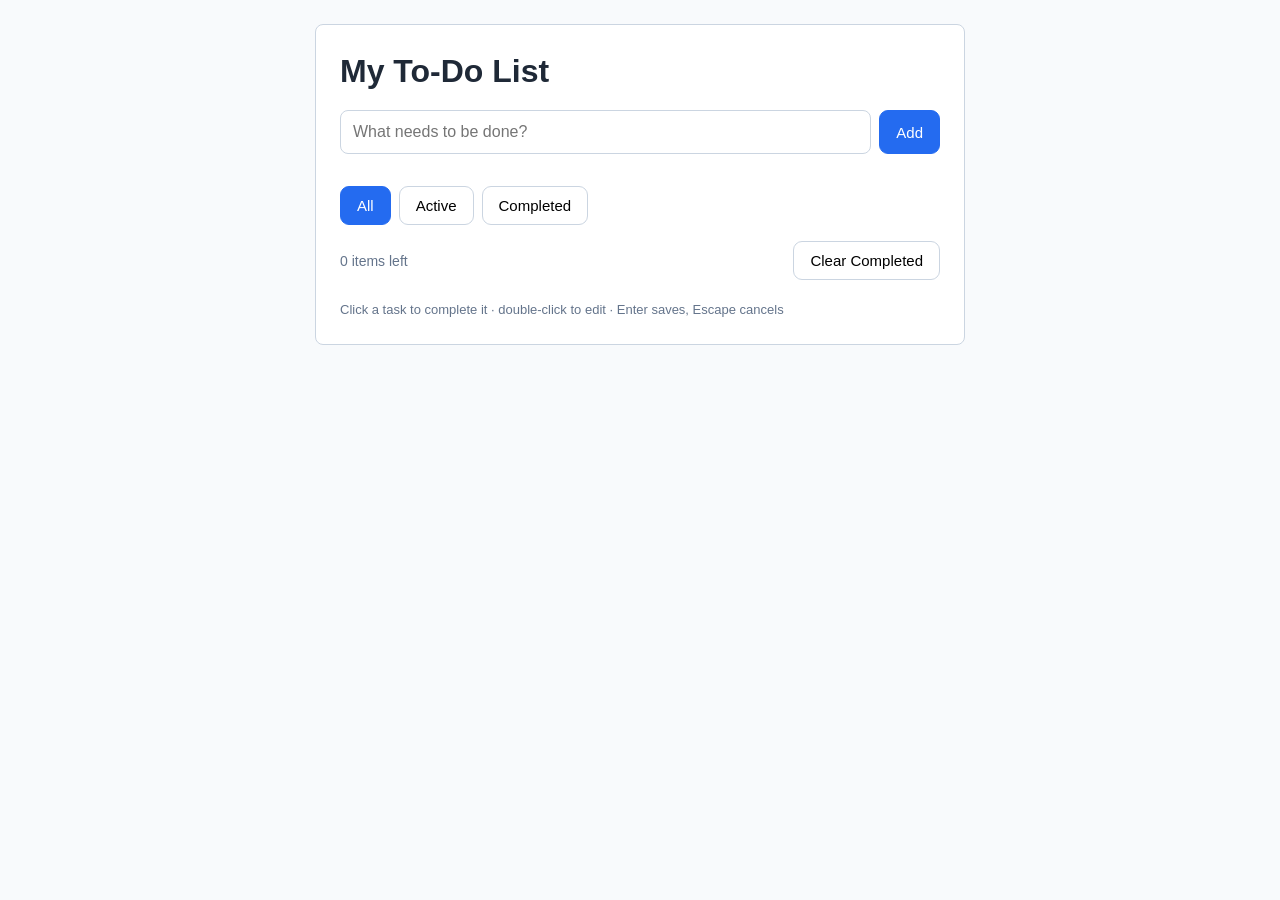
<file: index.html>
<!DOCTYPE html>
<html lang="en">
<head>
  <meta charset="UTF-8">
  <meta name="viewport" content="width=device-width, initial-scale=1.0">
  <title>My To-Do List</title>
  <link rel="stylesheet" href="styles.css">
  <script src="app.js" defer></script>
</head>
<body>
  <main class="todo-container">
    <h1>My To-Do List</h1>

    <form id="task-form">
      <input
        type="text"
        id="task-input"
        required
        placeholder="What needs to be done?"
        aria-label="New task"
        autocomplete="off"
      >
      <button type="submit">Add</button>
    </form>

    <nav class="filters" aria-label="Task filters">
      <button type="button" class="filter active" data-filter="all">
        All
      </button>
      <button type="button" class="filter" data-filter="active">
        Active
      </button>
      <button type="button" class="filter" data-filter="completed">
        Completed
      </button>
    </nav>

    <ul id="task-list" aria-label="Tasks"></ul>

    <div class="task-footer">
      <span id="items-left">0 items left</span>
      <button type="button" id="clear-completed">
        Clear Completed
      </button>
    </div>

    <p class="help-text">
      Click a task to complete it · double-click to edit ·
      Enter saves, Escape cancels
    </p>
  </main>
</body>
</html>
</file>
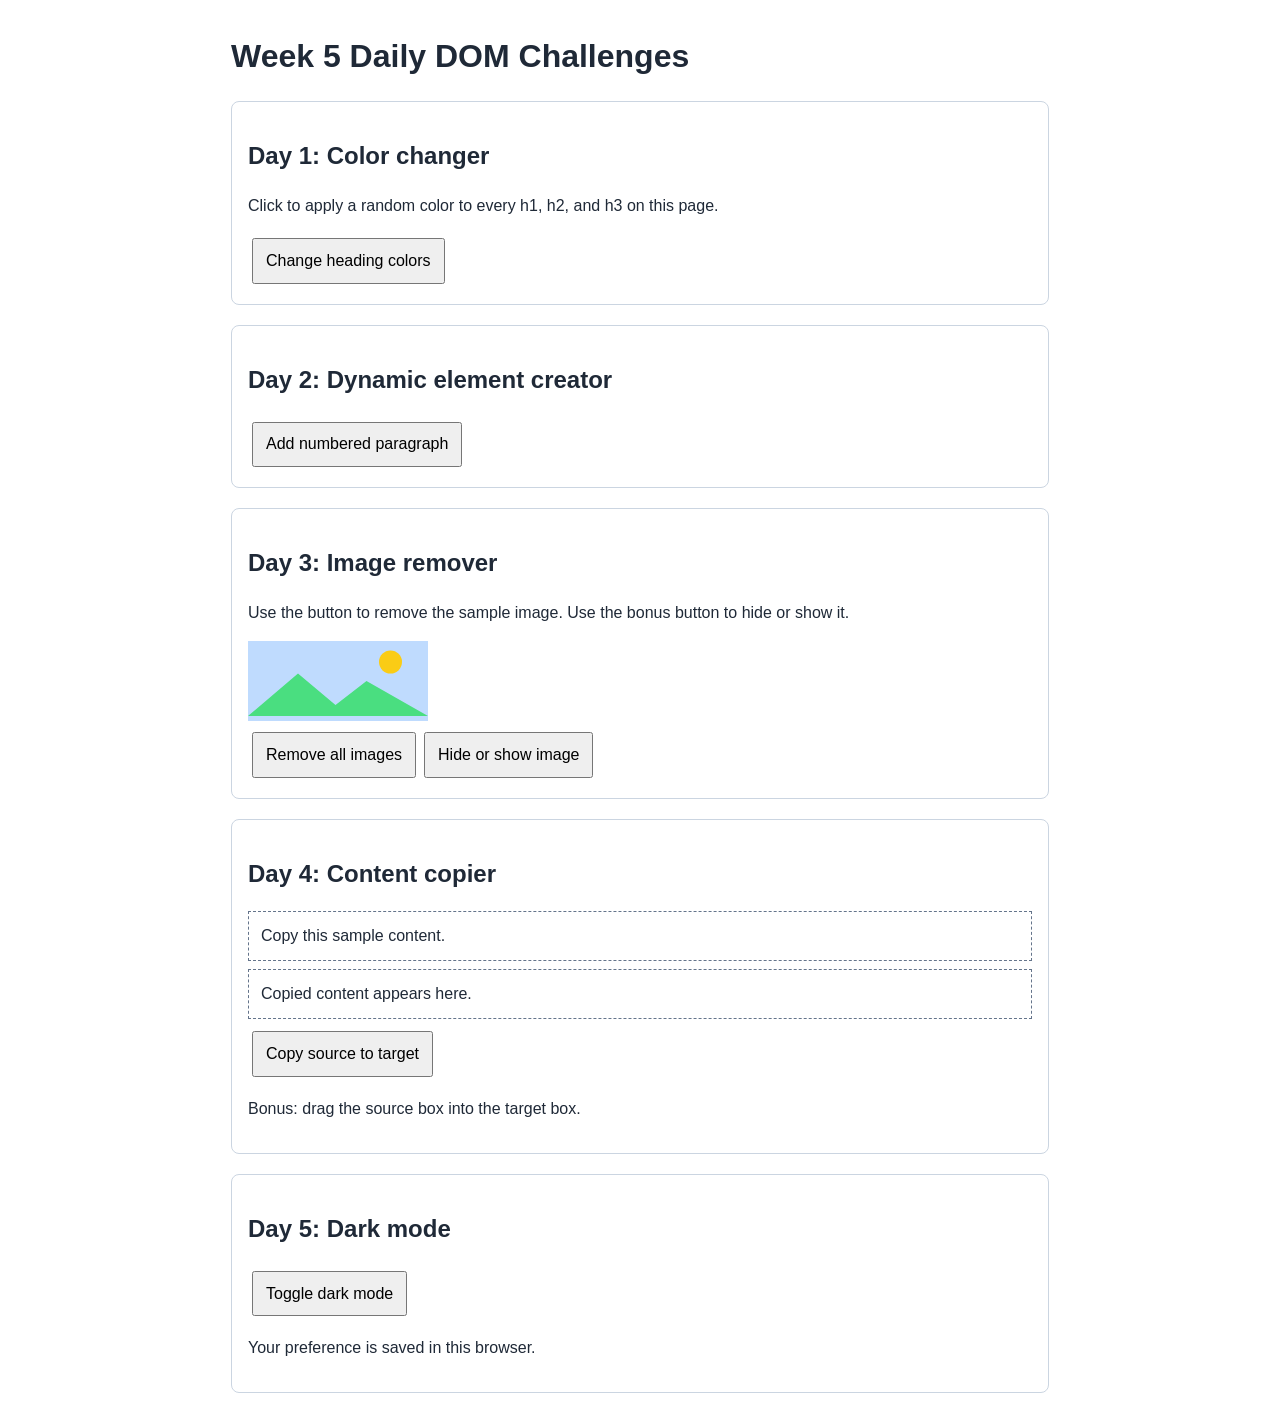
<file: daily-challenges/index.html>
<!DOCTYPE html>
<html lang="en">
<head>
  <meta charset="UTF-8">
  <meta name="viewport" content="width=device-width, initial-scale=1.0">
  <title>Week 5 Daily DOM Challenges</title>
  <style>
    * { box-sizing: border-box; }
    body { max-width: 850px; margin: 2rem auto; padding: 0 1rem; color: #1f2937; font: 16px/1.5 Arial, sans-serif; transition: background-color 180ms, color 180ms; }
    section { margin: 1.25rem 0; padding: 1rem; border: 1px solid #cbd5e1; border-radius: 8px; }
    button { margin: .25rem; padding: .55rem .75rem; font: inherit; cursor: pointer; }
    img { max-width: 180px; }
    #copy-source, #copy-target { min-height: 3rem; padding: .75rem; margin: .5rem 0; border: 1px dashed #64748b; }
    .dark-mode { color: #e5e7eb; background: #111827; }
    .dark-mode section { border-color: #64748b; }
    .dark-mode #copy-source, .dark-mode #copy-target { background: #1f2937; }
    .challenge-paragraph { display: flex; justify-content: space-between; gap: 1rem; }
  </style>
</head>
<body>
  <h1>Week 5 Daily DOM Challenges</h1>
  <section>
    <h2>Day 1: Color changer</h2>
    <p>Click to apply a random color to every h1, h2, and h3 on this page.</p>
    <button id="change-colors" type="button">Change heading colors</button>
  </section>
  <section>
    <h2>Day 2: Dynamic element creator</h2>
    <button id="add-paragraph" type="button">Add numbered paragraph</button>
    <div id="paragraphs" aria-live="polite"></div>
  </section>
  <section>
    <h2>Day 3: Image remover</h2>
    <p>Use the button to remove the sample image. Use the bonus button to hide or show it.</p>
    <img id="sample-image" alt="Decorative landscape placeholder" src="data:image/svg+xml,%3Csvg xmlns='http://www.w3.org/2000/svg' width='360' height='160'%3E%3Crect width='100%25' height='100%25' fill='%23bfdbfe'/%3E%3Ccircle cx='285' cy='42' r='23' fill='%23facc15'/%3E%3Cpath d='M0 150L100 65l75 63 62-48 123 70' fill='%234ade80'/%3E%3C/svg%3E">
    <div><button id="remove-images" type="button">Remove all images</button><button id="toggle-images" type="button">Hide or show image</button></div>
  </section>
  <section>
    <h2>Day 4: Content copier</h2>
    <div id="copy-source" draggable="true">Copy this sample content.</div>
    <div id="copy-target" aria-label="Copy target">Copied content appears here.</div>
    <button id="copy-content" type="button">Copy source to target</button>
    <p class="hint">Bonus: drag the source box into the target box.</p>
  </section>
  <section>
    <h2>Day 5: Dark mode</h2>
    <button id="toggle-dark-mode" type="button" aria-pressed="false">Toggle dark mode</button>
    <p>Your preference is saved in this browser.</p>
  </section>
  <script src="daily-challenges.js" defer></script>
</body>
</html>
</file>
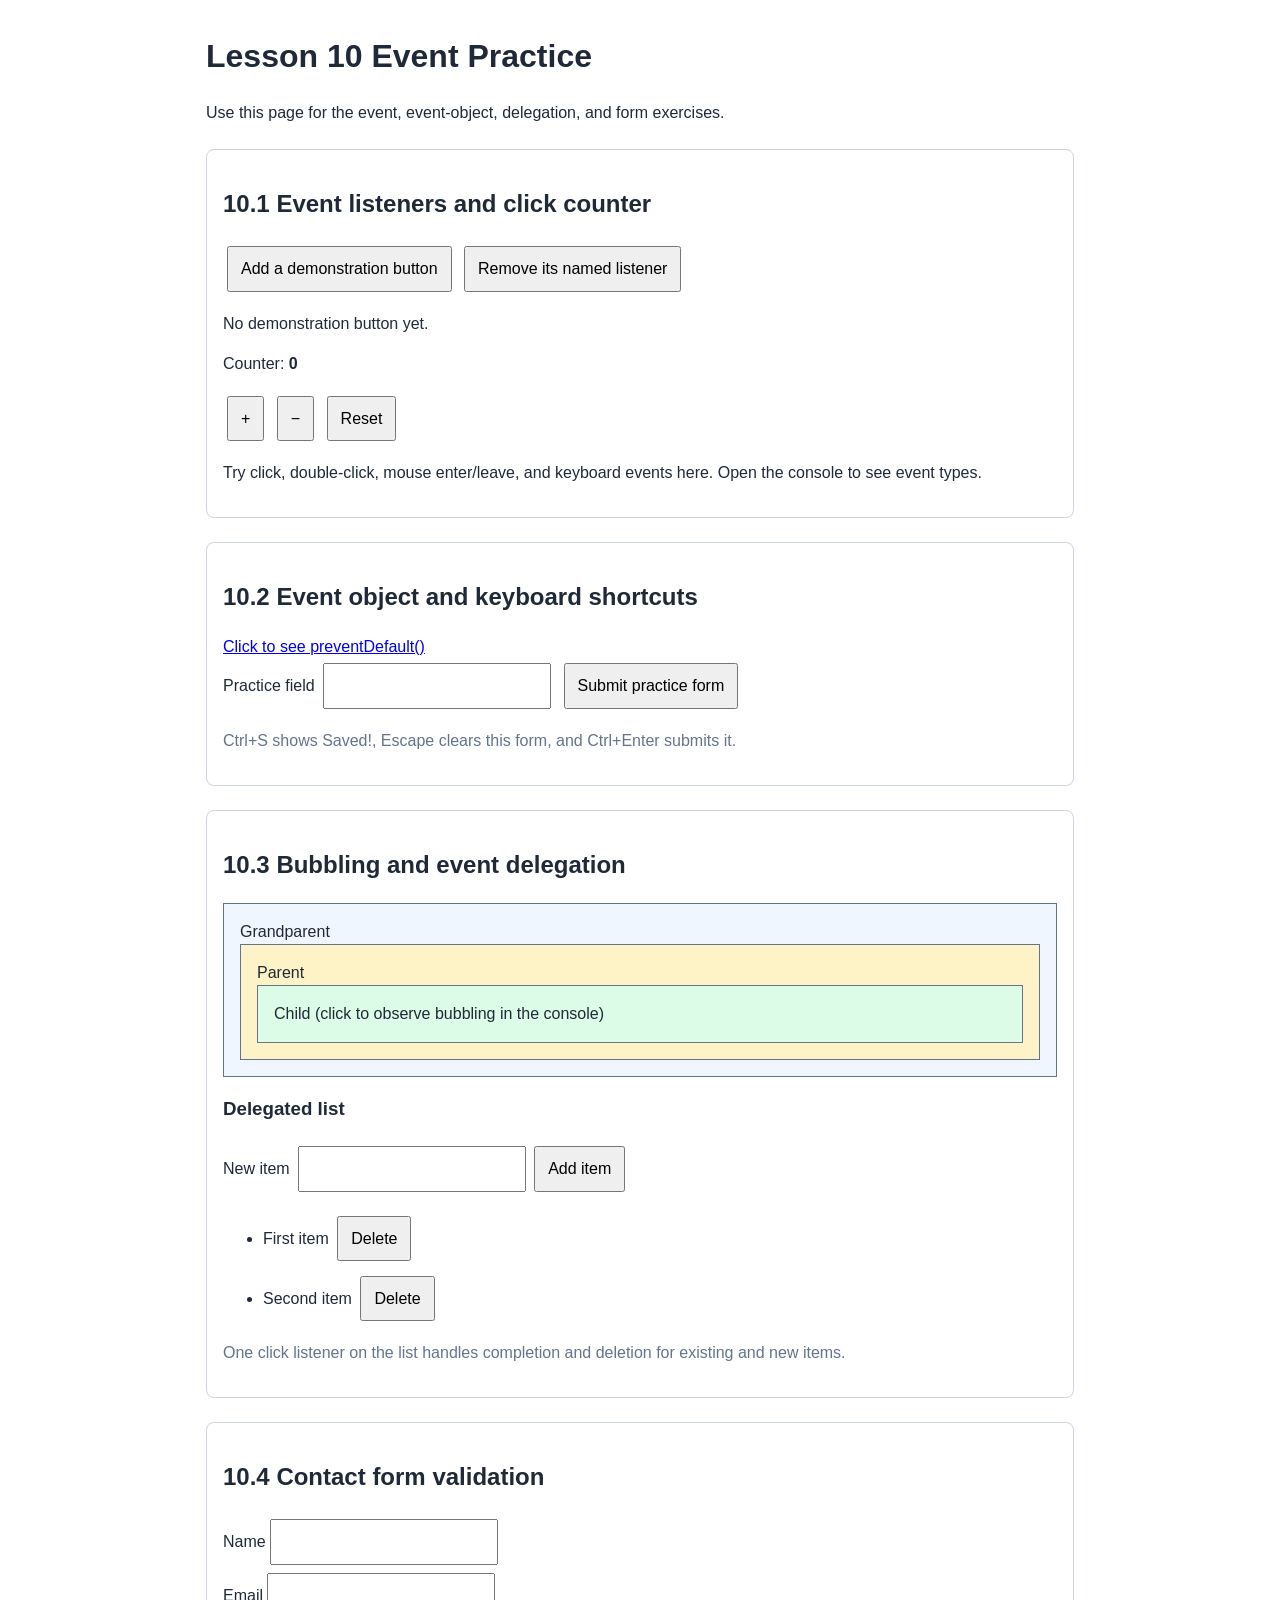
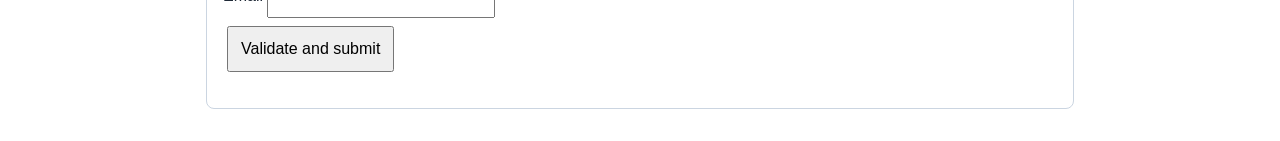
<file: lesson10.html>
<!DOCTYPE html>
<html lang="en">
<head>
  <meta charset="UTF-8">
  <meta name="viewport" content="width=device-width, initial-scale=1.0">
  <title>Lesson 10 Event Practice</title>
  <style>
    * { box-sizing: border-box; }
    body { max-width: 900px; margin: 2rem auto; padding: 0 1rem; color: #1f2937; font: 16px/1.5 Arial, sans-serif; }
    section { margin: 1.5rem 0; padding: 1rem; border: 1px solid #cbd5e1; border-radius: 8px; }
    button, input { margin: .25rem; padding: .55rem .75rem; font: inherit; }
    .error { color: #b91c1c; }
    .invalid { border-color: #b91c1c; }
    .success { color: #166534; }
    .boxes, .boxes div { padding: 1rem; border: 1px solid #64748b; }
    #grandparent { background: #eff6ff; } #parent { background: #fef3c7; } #child { background: #dcfce7; }
    li { margin: .4rem 0; }
    .hint { color: #64748b; }
  </style>
</head>
<body>
  <h1>Lesson 10 Event Practice</h1>
  <p>Use this page for the event, event-object, delegation, and form exercises.</p>

  <section>
    <h2>10.1 Event listeners and click counter</h2>
    <button id="listener-demo" type="button">Add a demonstration button</button>
    <button id="remove-listener" type="button">Remove its named listener</button>
    <p id="listener-output" aria-live="polite">No demonstration button yet.</p>
    <p>Counter: <strong id="count" aria-live="polite">0</strong></p>
    <button id="increment" type="button">+</button>
    <button id="decrement" type="button">−</button>
    <button id="reset" type="button">Reset</button>
    <p id="event-types" tabindex="0">Try click, double-click, mouse enter/leave, and keyboard events here. Open the console to see event types.</p>
  </section>

  <section>
    <h2>10.2 Event object and keyboard shortcuts</h2>
    <a id="prevent-link" href="https://example.com">Click to see preventDefault()</a>
    <form id="shortcut-form">
      <label for="shortcut-name">Practice field</label>
      <input id="shortcut-name" name="name" autocomplete="off">
      <button type="submit">Submit practice form</button>
    </form>
    <p class="hint">Ctrl+S shows Saved!, Escape clears this form, and Ctrl+Enter submits it.</p>
    <p id="shortcut-status" aria-live="polite"></p>
  </section>

  <section>
    <h2>10.3 Bubbling and event delegation</h2>
    <div id="grandparent" class="boxes">Grandparent
      <div id="parent">Parent
        <div id="child">Child (click to observe bubbling in the console)</div>
      </div>
    </div>
    <h3>Delegated list</h3>
    <form id="delegated-form"><label for="delegated-input">New item</label>
      <input id="delegated-input" autocomplete="off"><button type="submit">Add item</button>
    </form>
    <ul id="delegated-list" aria-label="Delegated items">
      <li><span>First item</span> <button type="button" data-action="delete">Delete</button></li>
      <li><span>Second item</span> <button type="button" data-action="delete">Delete</button></li>
    </ul>
    <p class="hint">One click listener on the list handles completion and deletion for existing and new items.</p>
  </section>

  <section>
    <h2>10.4 Contact form validation</h2>
    <form id="contact-form" novalidate>
      <div><label for="name">Name</label><input id="name" name="name" autocomplete="name" aria-describedby="name-error"><span id="name-error" class="error"></span></div>
      <div><label for="email">Email</label><input id="email" name="email" type="email" autocomplete="email" aria-describedby="email-error"><span id="email-error" class="error"></span></div>
      <button type="submit">Validate and submit</button>
    </form>
    <p id="form-status" aria-live="polite"></p>
  </section>
  <script src="lesson10.js" defer></script>
</body>
</html>
</file>
<file: styles.css>
* {
  box-sizing: border-box;
}

body {
  margin: 0;
  padding: 24px;
  font-family: Arial, sans-serif;
  color: #1f2937;
  background: #f8fafc;
}

.todo-container {
  max-width: 650px;
  margin: 0 auto;
  padding: 24px;
  background: white;
  border: 1px solid #cbd5e1;
  border-radius: 8px;
}

h1 {
  margin: 4px 0 20px;
  font-size: 32px;
}

#task-form {
  display: flex;
  gap: 8px;
}

#task-input {
  flex: 1;
  min-width: 0;
  padding: 12px;
  font-size: 16px;
  border: 1px solid #cbd5e1;
  border-radius: 8px;
}

button {
  padding: 10px 16px;
  font-size: 15px;
  cursor: pointer;
  background: white;
  border: 1px solid #cbd5e1;
  border-radius: 9px;
}

#task-form button,
.filter.active {
  color: white;
  background: #246bf0;
  border-color: #246bf0;
}

.filters {
  display: flex;
  flex-wrap: wrap;
  gap: 8px;
  margin: 32px 0 16px;
}

#task-list {
  padding: 0;
  margin: 0;
  list-style: none;
}

.task-item {
  display: flex;
  align-items: center;
  justify-content: space-between;
  gap: 12px;
  padding: 12px 0;
  border-bottom: 1px solid #e5e7eb;
}

.task-text {
  flex: 1;
  overflow-wrap: anywhere;
  cursor: pointer;
}

.task-text.completed {
  color: #64748b;
  text-decoration: line-through;
}

.delete-task {
  color: #dc2626;
  font-size: 20px;
  opacity: 0;
  pointer-events: none;
  transition: opacity 120ms ease;
}

.edit-input {
  flex: 1;
  min-width: 0;
  padding: 8px;
  font-size: 16px;
  border: 1px solid #246bf0;
  border-radius: 6px;
}

.task-footer {
  display: flex;
  align-items: center;
  justify-content: space-between;
  gap: 12px;
  margin-top: 16px;
  color: #64748b;
  font-size: 14px;
}

.help-text {
  margin: 20px 0 0;
  color: #64748b;
  font-size: 13px;
  line-height: 1.5;
}

button:focus-visible,
input:focus-visible {
  outline: 2px solid #246bf0;
  outline-offset: 2px;
}

@media (max-width: 480px) {
  body {
    padding: 12px;
  }

  .todo-container {
    padding: 16px;
  }

  h1 {
    font-size: 27px;
  }
}
.task-item:hover .delete-task,
.task-item:focus-within .delete-task {
  opacity: 1;
  pointer-events: auto;
}

@media (hover: none) {
  .delete-task {
    opacity: 1;
    pointer-events: auto;
  }
}


#delegated-list .completed { text-decoration: line-through; }
</file>
